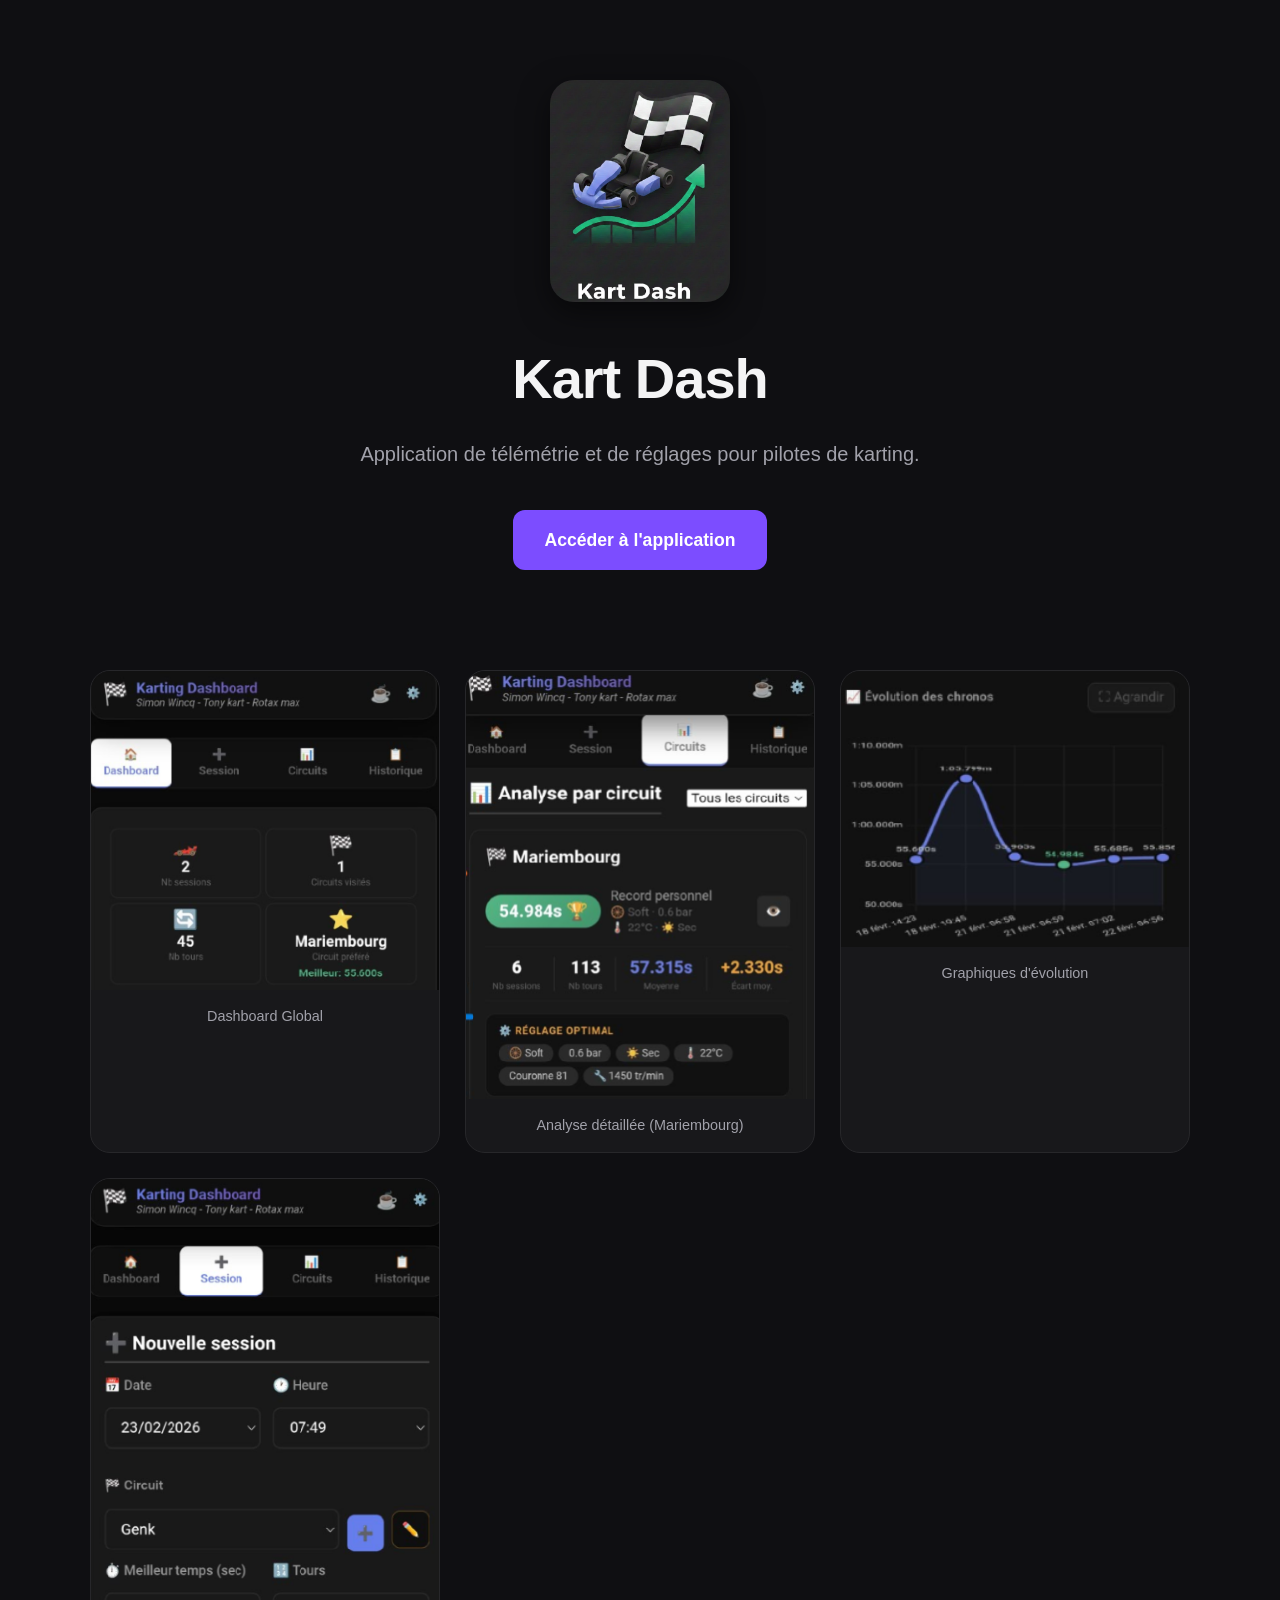
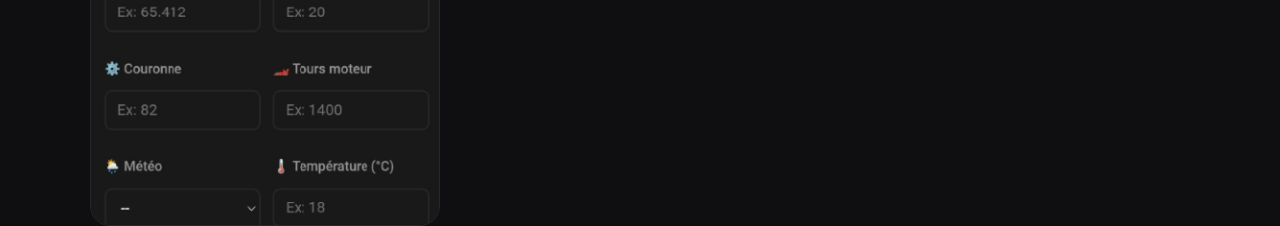
<file: presentation.html>
<!DOCTYPE html>
<html lang="fr">
<head>
    <meta charset="UTF-8">
    <meta name="viewport" content="width=device-width, initial-scale=1.0">
    <title>Kart Dash | Performances Karting</title>
    <style>
        :root {
            --bg-color: #0f0f12;
            --card-bg: #18181b;
            --accent-color: #7c4dff;
            --text-color: #f4f4f5;
            --secondary-text: #a1a1aa;
            --success-green: #10b981;
        }

        body {
            font-family: 'Inter', -apple-system, BlinkMacSystemFont, sans-serif;
            background-color: var(--bg-color);
            color: var(--text-color);
            margin: 0;
            line-height: 1.6;
        }

        .container {
            max-width: 1100px;
            margin: 0 auto;
            padding: 0 20px;
        }

        /* Header / Hero */
        header {
            text-align: center;
            padding: 80px 0 40px;
        }

        .main-logo {
            width: 180px;
            height: auto;
            border-radius: 24px;
            margin-bottom: 24px;
            box-shadow: 0 10px 30px rgba(0,0,0,0.5);
        }

        h1 { font-size: 3.5rem; margin: 0; letter-spacing: -1px; }
        .tagline { font-size: 1.25rem; color: var(--secondary-text); margin: 15px 0 40px; }

        .cta-button {
            background-color: var(--accent-color);
            color: white;
            padding: 16px 32px;
            text-decoration: none;
            border-radius: 12px;
            font-weight: 600;
            font-size: 1.1rem;
            transition: all 0.3s ease;
            display: inline-block;
        }

        .cta-button:hover {
            transform: translateY(-2px);
            box-shadow: 0 8px 20px rgba(124, 77, 255, 0.3);
        }

        /* Galerie de Screenshots */
        .app-grid {
            display: grid;
            grid-template-columns: repeat(auto-fit, minmax(280px, 1fr));
            gap: 25px;
            margin-top: 60px;
        }

        .app-card {
            background: var(--card-bg);
            border-radius: 20px;
            border: 1px solid #27272a;
            overflow: hidden;
            transition: 0.3s;
        }

        .app-card:hover {
            border-color: var(--accent-color);
        }

        .app-card img {
            width: 100%;
            height: auto;
            display: block;
        }

        .card-label {
            padding: 15px;
            text-align: center;
            font-size: 0.9rem;
            font-weight: 500;
            color: var(--secondary-text);
        }

        /* Features Section */
        .specs {
            display: grid;
            grid-template-columns: repeat(3, 1fr);
            gap: 20px;
            margin: 80px 0;
            text-align: center;
        }

        .spec-box {
            padding: 30px;
            background: linear-gradient(145deg, #1e1e22, #18181b);
            border-radius: 20px;
        }

        .spec-box h2 { color: var(--success-green); margin-bottom: 10px; }

        footer {
            text-align: center;
            padding: 60px 0;
            border-top: 1px solid #27272a;
            color: var(--secondary-text);
        }

        @media (max-width: 768px) {
            h1 { font-size: 2.5rem; }
            .specs { grid-template-columns: 1fr; }
        }
    </style>
</head>
<body>

    <div class="container">
        <header>
            <img src="Capture d’écran 2026-03-25 183917.png" alt="Logo Kart Dash" class="main-logo">
            <h1>Kart Dash</h1>
            <p class="tagline">Application de télémétrie et de réglages pour pilotes de karting.</p>
            <a href="https://karting-95b36.web.app" class="cta-button" target="_blank">Accéder à l'application</a>
        </header>

        <div class="app-grid">
            <div class="app-card">
                <img src="Capture d’écran 2026-03-25 183854.png" alt="Dashboard global">
                <div class="card-label">Dashboard Global</div>
            </div>

            <div class="app-card">
                <img src="Capture d’écran 2026-03-25 183505.png" alt="Analyse circuit Mariembourg">
                <div class="card-label">Analyse détaillée (Mariembourg)</div>
            </div>

            <div class="app-card">
                <img src="Capture d’écran 2026-03-25 183601.png" alt="Évolution des chronos">
                <div class="card-label">Graphiques d'évolution</div>
            </div>

            <div class="app-card">
                <img src="Capture d’écran 2026-03-25 183626.png" alt="Saisie de session">
</file>
